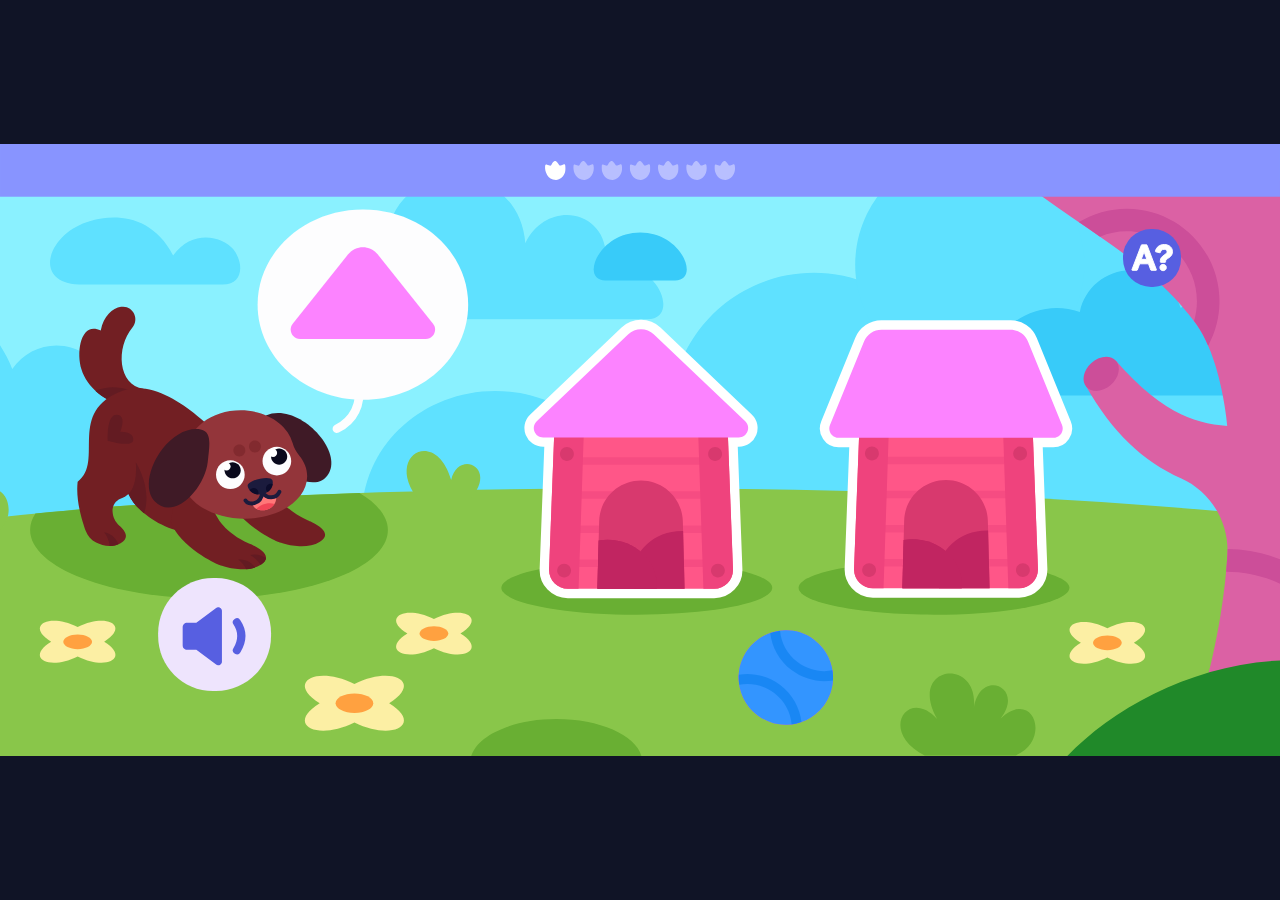
<file: index.html>
<!doctype html>
<html lang="ru">
<head>
  <meta charset="UTF-8">
  <meta name="viewport" content="width=device-width, initial-scale=1.0">
  <title>Задание 1</title>
  <link rel="stylesheet" href="./styles.css">
</head>
<body>
  <main class="prototype-page">
    <section class="prototype-stage" aria-label="Задание 1">
      <img class="screen task-screen" src="./assets/task1.svg" alt="" draggable="false">
      <img class="screen success-screen" src="./assets/task1-success.svg" alt="Задание выполнено верно" draggable="false">

      <button class="answer answer-correct" type="button" aria-label="Выбрать первый домик">
        <img class="answer-default" src="./assets/task1-answer-correct.svg" alt="" draggable="false">
        <img class="answer-feedback" src="./assets/task1-answer-correct-success.svg" alt="" draggable="false">
      </button>
      <button class="answer answer-wrong" type="button" aria-label="Выбрать второй домик">
        <img class="answer-default" src="./assets/task1-answer-wrong.svg" alt="" draggable="false">
        <img class="answer-feedback" src="./assets/task1-answer-wrong-success.svg" alt="" draggable="false">
      </button>
      <button class="control speaker-button" type="button" aria-label="Прослушать задание">
        <img class="speaker-default" src="./assets/speaker-default.svg" alt="" draggable="false">
        <img class="speaker-playing" src="./assets/speaker-playing.svg" alt="" draggable="false">
      </button>
      <button class="control text-button" type="button" aria-label="Показать текст задания" aria-expanded="false">
        <img src="./assets/text-icon.svg" alt="" draggable="false">
      </button>

      <div class="instruction-text" role="dialog" aria-label="Текст задания" hidden>
        <img src="./assets/task1-text.svg" alt="Текст задания">
      </div>

      <audio class="instruction-audio" src="./assets/task1-instruction.mp3" preload="auto"></audio>
      <audio class="success-audio" src="./assets/task1-success.mp3" preload="auto"></audio>
    </section>
  </main>
  <script src="./app.js"></script>
</body>
</html>
</file>
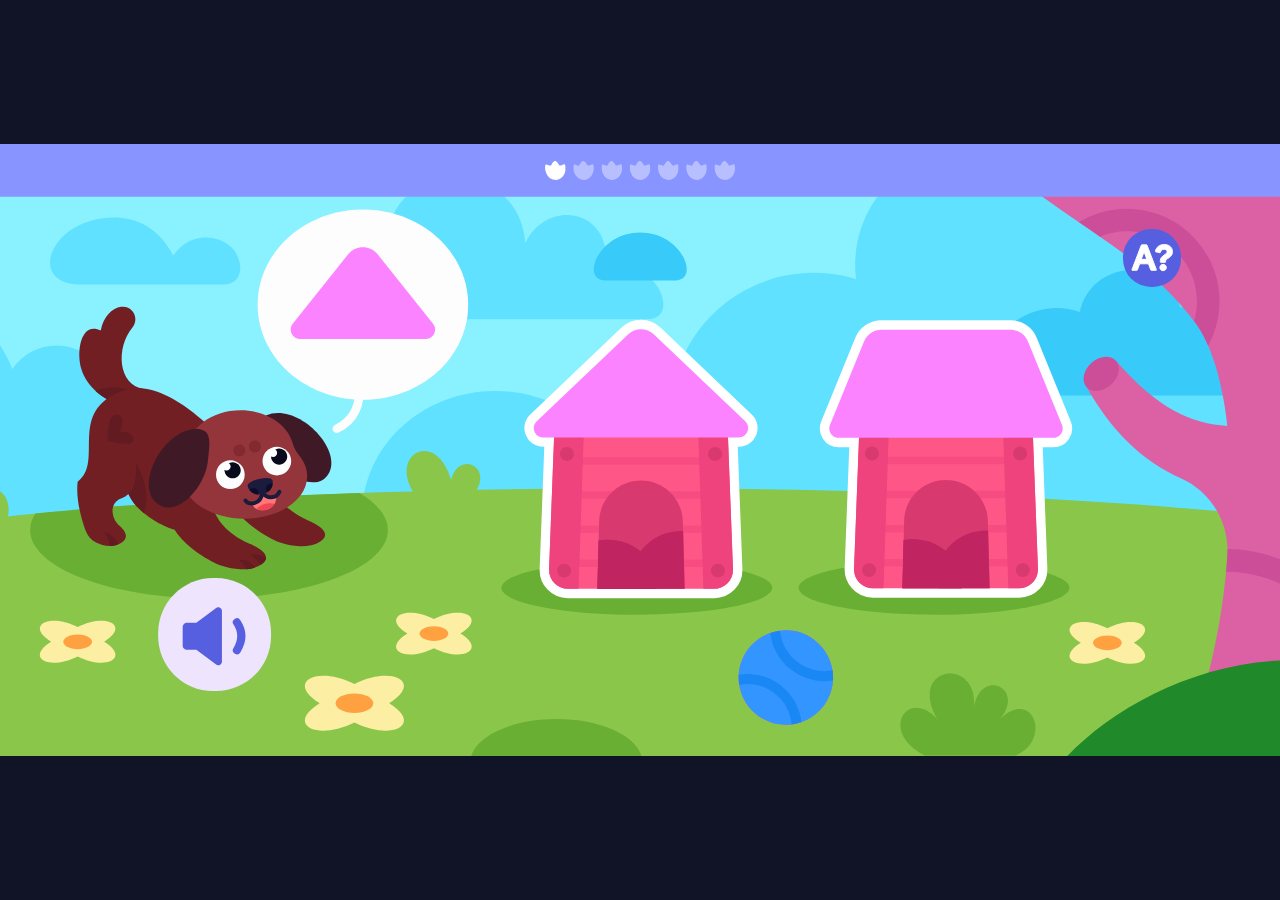
<file: flow.html>
<!doctype html>
<html lang="ru">
<head>
  <meta charset="UTF-8">
  <meta name="viewport" content="width=device-width, initial-scale=1.0">
  <title>Все задания</title>
  <link rel="stylesheet" href="./flow.css">
</head>
<body>
  <main class="flow-page is-loading">
    <iframe
      class="task-frame"
      title="Интерактивное задание"
      allow="autoplay"
    ></iframe>
    <div class="loading-screen" role="status" aria-live="polite" aria-label="Загрузка задания">
      <span class="loading-spinner" aria-hidden="true"></span>
    </div>
  </main>
  <script src="./flow.js"></script>
</body>
</html>
</file>
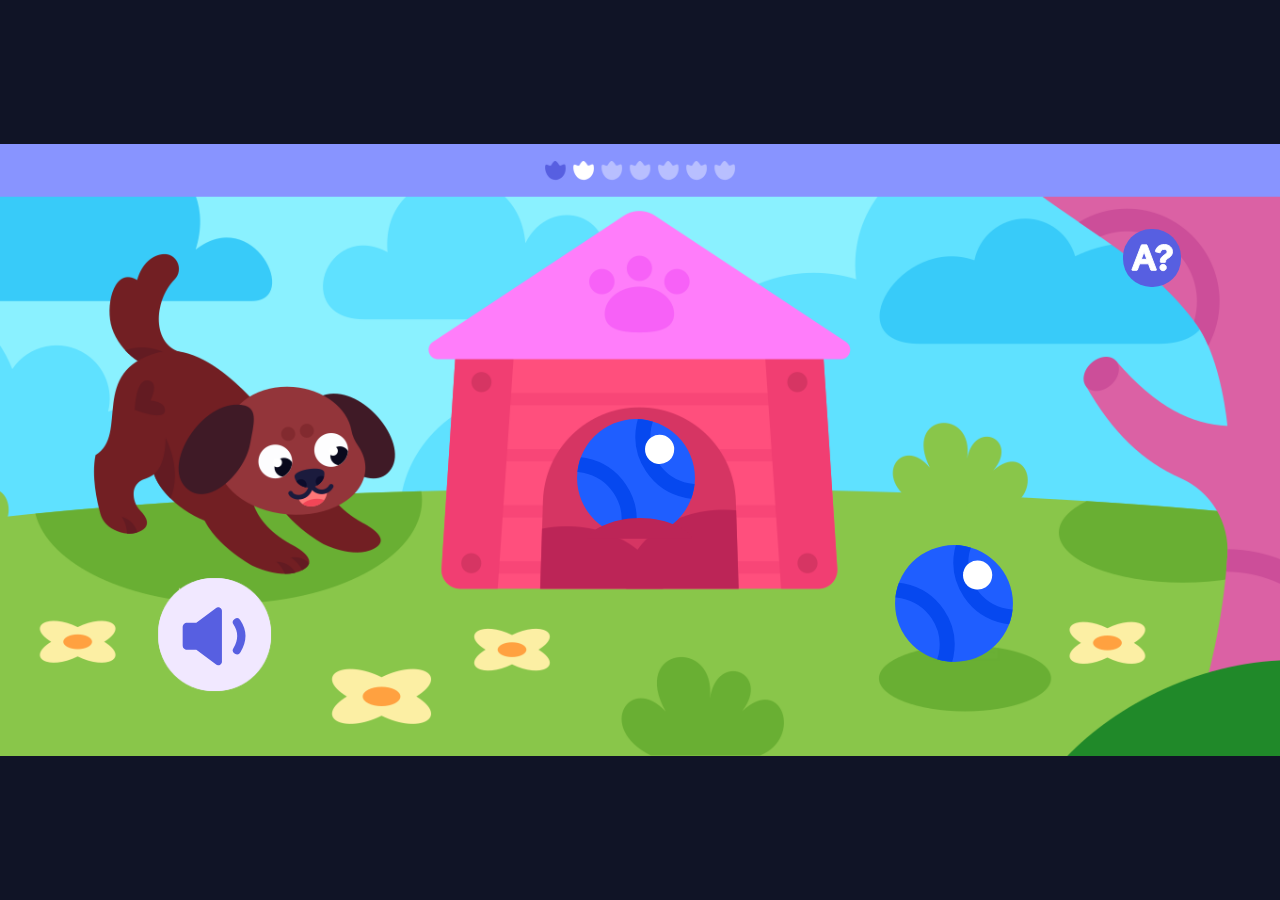
<file: task2.html>
<!doctype html>
<html lang="ru">
<head>
  <meta charset="UTF-8">
  <meta name="viewport" content="width=device-width, initial-scale=1.0">
  <title>Задание 2</title>
  <link rel="stylesheet" href="./task2.css">
</head>
<body>
  <main class="prototype-page">
    <section class="prototype-stage" aria-label="Задание 2">
      <img class="screen task-screen" src="./assets/task2.png" alt="" draggable="false">
      <img class="screen success-screen" src="./assets/task2_success.svg" alt="Задание выполнено верно" draggable="false">

      <button class="answer answer-wrong answer-inside" type="button" aria-label="Выбрать мяч внутри будки">
        <img class="answer-default" src="./assets/task2-answer-wrong.svg" alt="" draggable="false">
        <img class="answer-feedback" src="./assets/task2-answer-wrong-success.svg" alt="" draggable="false">
      </button>
      <button class="answer answer-correct answer-outside" type="button" aria-label="Выбрать мяч снаружи будки">
        <img class="answer-default" src="./assets/task2-answer-correct.svg" alt="" draggable="false">
        <img class="answer-feedback" src="./assets/task2-answer-correct-success.svg" alt="" draggable="false">
      </button>

      <button class="control speaker-button" type="button" aria-label="Прослушать задание">
        <img class="speaker-default" src="./assets/speaker-default.svg" alt="" draggable="false">
        <img class="speaker-playing" src="./assets/speaker-playing.svg" alt="" draggable="false">
      </button>
      <button class="control text-button" type="button" aria-label="Показать текст задания" aria-expanded="false">
        <img src="./assets/text-icon.svg" alt="" draggable="false">
      </button>

      <div class="instruction-text" role="dialog" aria-label="Текст задания" hidden>
        <img src="./assets/task2-text.svg" alt="Текст задания">
      </div>

      <audio class="instruction-audio" src="./assets/task2-instruction.mp3" preload="auto"></audio>
      <audio class="success-audio" src="./assets/task2-success.mp3" preload="auto"></audio>
    </section>
  </main>
  <script src="./task2.js"></script>
</body>
</html>
</file>
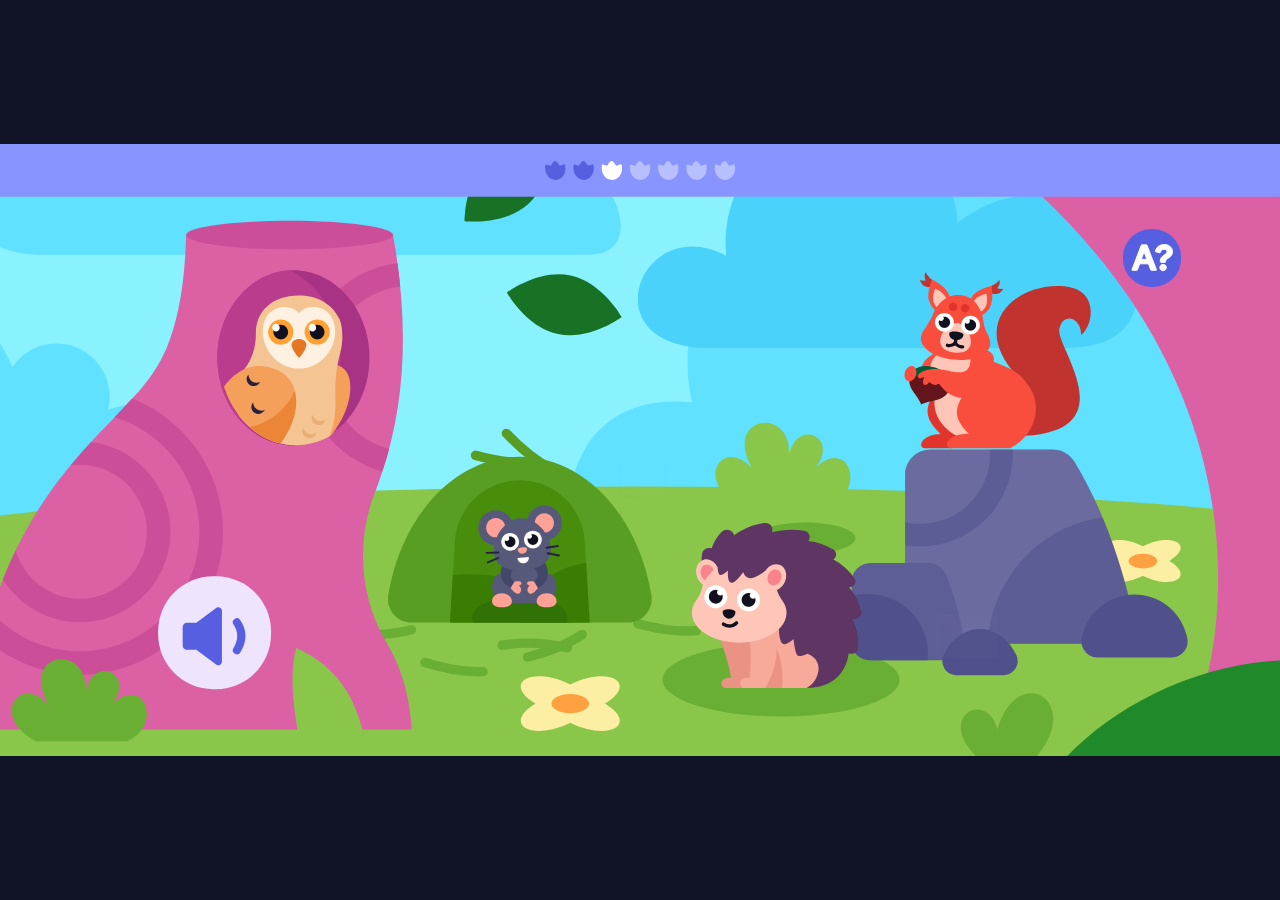
<file: task3.html>
<!doctype html>
<html lang="ru">
<head>
  <meta charset="UTF-8">
  <meta name="viewport" content="width=device-width, initial-scale=1.0">
  <title>Задание 3</title>
  <link rel="stylesheet" href="./task3.css">
</head>
<body>
  <main class="prototype-page">
    <section class="prototype-stage" aria-label="Задание 3">
      <img class="screen task-screen" src="./assets/task3.svg" alt="" draggable="false">

      <button class="answer answer-correct answer-owl" type="button" aria-label="Выбрать сову">
        <img class="answer-default" src="./assets/task3-owl-default.svg" alt="Сова" draggable="false">
        <img class="answer-feedback" src="./assets/task3-owl-success.svg" alt="" draggable="false">
      </button>

      <button class="answer answer-correct answer-mouse" type="button" aria-label="Выбрать мышонка">
        <img class="answer-default" src="./assets/task3-mouse-default.svg" alt="Мышонок" draggable="false">
        <img class="answer-feedback" src="./assets/task3-mouse-success.svg" alt="" draggable="false">
      </button>

      <button class="answer answer-wrong answer-squirrel" type="button" aria-label="Выбрать белку">
        <img class="answer-default" src="./assets/task3-squirrel-default.svg" alt="Белка" draggable="false">
        <img class="answer-feedback" src="./assets/task3-squirrel-feedback.svg" alt="" draggable="false">
      </button>

      <button class="answer answer-wrong answer-hedgehog" type="button" aria-label="Выбрать ёжика">
        <img class="answer-default" src="./assets/task3-hedgehog-default.svg" alt="Ёжик" draggable="false">
        <img class="answer-feedback" src="./assets/task3-hedgehog-feedback.svg" alt="" draggable="false">
      </button>

      <button class="control speaker-button" type="button" aria-label="Прослушать задание">
        <img class="speaker-default" src="./assets/speaker-default.svg" alt="" draggable="false">
        <img class="speaker-playing" src="./assets/speaker-playing.svg" alt="" draggable="false">
      </button>
      <button class="control text-button" type="button" aria-label="Показать текст задания" aria-expanded="false">
        <img src="./assets/text-icon.svg" alt="" draggable="false">
      </button>

      <div class="instruction-text" role="dialog" aria-label="Текст задания" hidden>
        <img src="./assets/task3-text.svg" alt="Кто прячется в домиках? Нажми на животных.">
      </div>
      <span class="completion-status" role="status" aria-live="polite"></span>

      <audio class="instruction-audio" src="[data-uri]" preload="auto"></audio>
    </section>
  </main>
  <script src="./task3.js"></script>
</body>
</html>
</file>
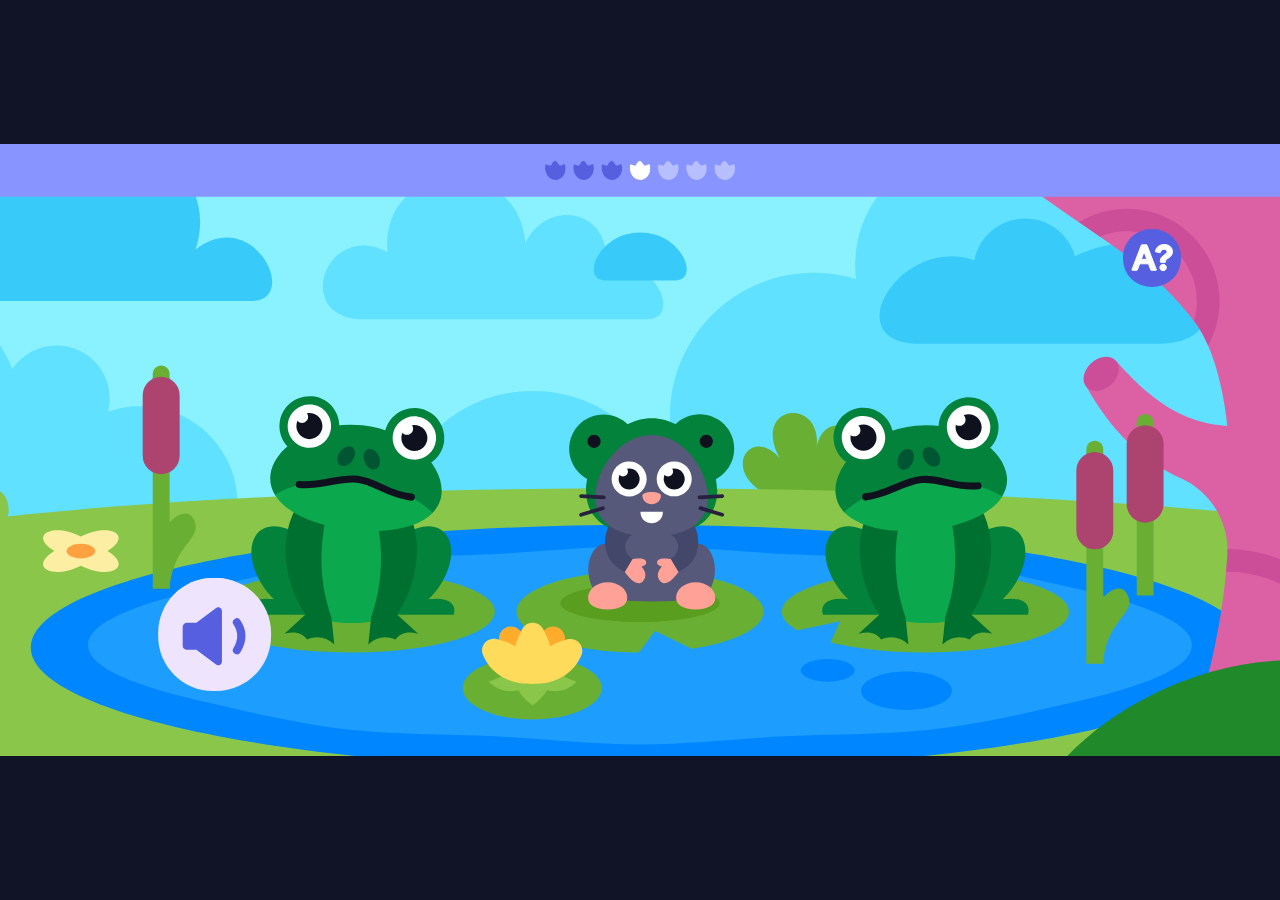
<file: task4.html>
<!doctype html>
<html lang="ru">
<head>
  <meta charset="UTF-8">
  <meta name="viewport" content="width=device-width, initial-scale=1.0">
  <title>Задание 4</title>
  <link rel="stylesheet" href="./task4.css">
</head>
<body>
  <main class="prototype-page">
    <section class="prototype-stage" aria-label="Задание 4">
      <img class="screen task-screen" src="./assets/task4.svg" alt="" draggable="false">
      <img class="screen success-screen" src="./assets/task4_success.svg" alt="Задание выполнено верно" draggable="false">

      <button class="answer answer-correct" type="button" aria-label="Выбрать мышонка">
        <img class="answer-default" src="./assets/task4-answer-default.svg" alt="Мышонок" draggable="false">
        <img class="answer-feedback" src="./assets/task4-answer-success.svg" alt="" draggable="false">
      </button>

      <button class="control speaker-button" type="button" aria-label="Прослушать задание">
        <img class="speaker-default" src="./assets/speaker-default.svg" alt="" draggable="false">
        <img class="speaker-playing" src="./assets/speaker-playing.svg" alt="" draggable="false">
      </button>
      <button class="control text-button" type="button" aria-label="Показать текст задания" aria-expanded="false">
        <img src="./assets/text-icon.svg" alt="" draggable="false">
      </button>

      <div class="instruction-text" role="dialog" aria-label="Текст задания" hidden>
        <img src="./assets/task4-text.svg" alt="Текст задания">
      </div>

      <audio class="instruction-audio" src="./assets/task4-instruction.mp3" preload="auto"></audio>
      <audio class="success-audio" src="./assets/task4-success.mp3" preload="auto"></audio>
    </section>
  </main>
  <script src="./task4.js"></script>
</body>
</html>
</file>
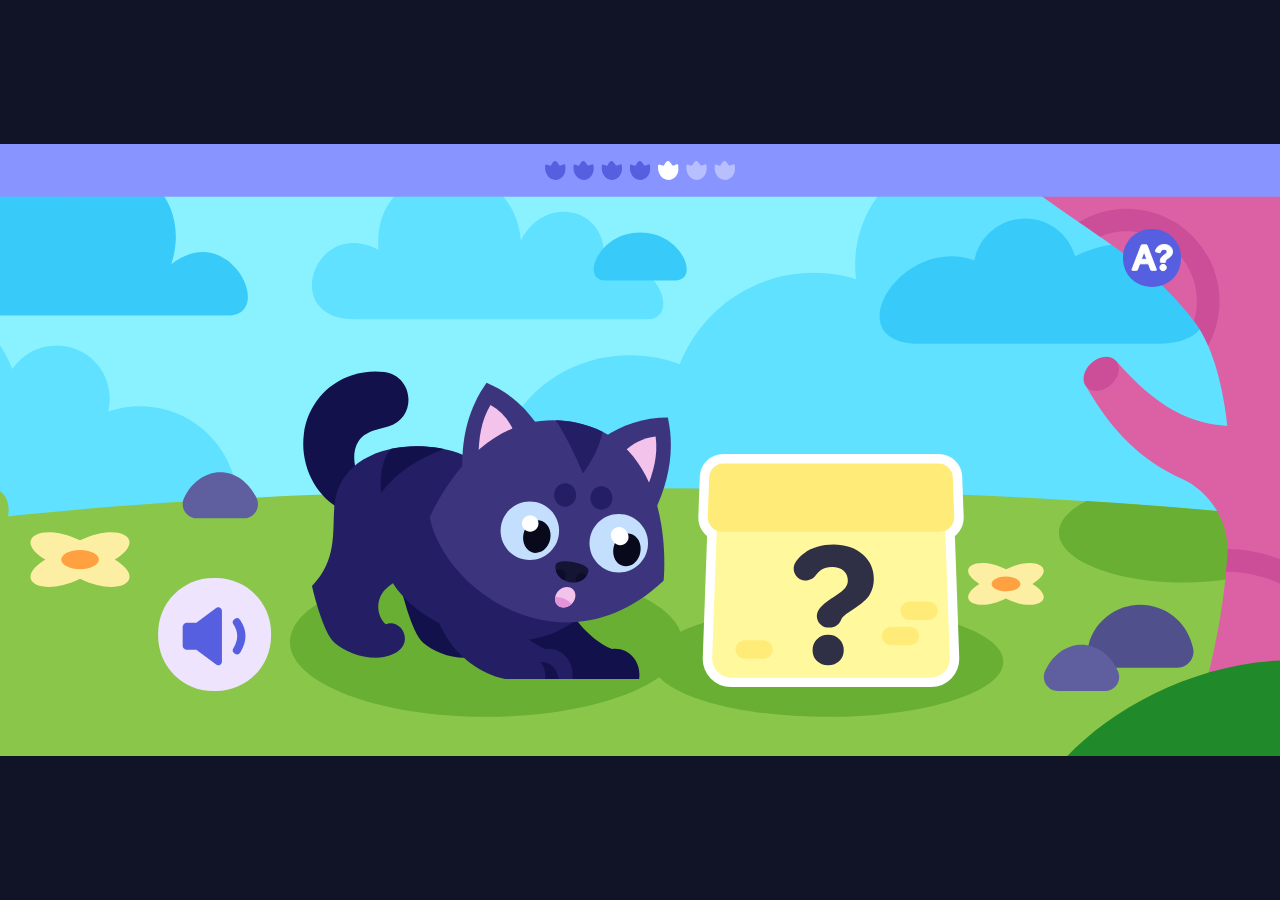
<file: task5.html>
<!doctype html>
<html lang="ru">
<head>
  <meta charset="UTF-8">
  <meta name="viewport" content="width=device-width, initial-scale=1.0">
  <title>Задание 5</title>
  <link rel="stylesheet" href="./task5.css">
</head>
<body>
  <main class="prototype-page">
    <section class="prototype-stage" aria-label="Задание 5">
      <img class="screen task-screen" src="./assets/task5.svg" alt="" draggable="false">
      <img class="screen success-screen" src="./assets/task5_success.svg" alt="Задание выполнено верно" draggable="false">

      <button class="answer answer-correct" type="button" aria-label="Открыть коробку">
        <img class="answer-default" src="./assets/task5-answer-default.svg" alt="Коробка с вопросительным знаком" draggable="false">
        <img class="answer-feedback" src="./assets/task5-answer-success.svg" alt="" draggable="false">
      </button>

      <button class="control speaker-button" type="button" aria-label="Прослушать задание">
        <img class="speaker-default" src="./assets/speaker-default.svg" alt="" draggable="false">
        <img class="speaker-playing" src="./assets/speaker-playing.svg" alt="" draggable="false">
      </button>
      <button class="control text-button" type="button" aria-label="Показать текст задания" aria-expanded="false">
        <img src="./assets/text-icon.svg" alt="" draggable="false">
      </button>

      <div class="instruction-text" role="dialog" aria-label="Текст задания" hidden>
        <img src="./assets/task5-text.svg" alt="Текст задания">
      </div>

      <audio class="instruction-audio" src="./assets/task5-instruction.mp3" preload="auto"></audio>
      <audio class="success-audio" src="./assets/task5-success.mp3" preload="auto"></audio>
    </section>
  </main>
  <script src="./task5.js"></script>
</body>
</html>
</file>
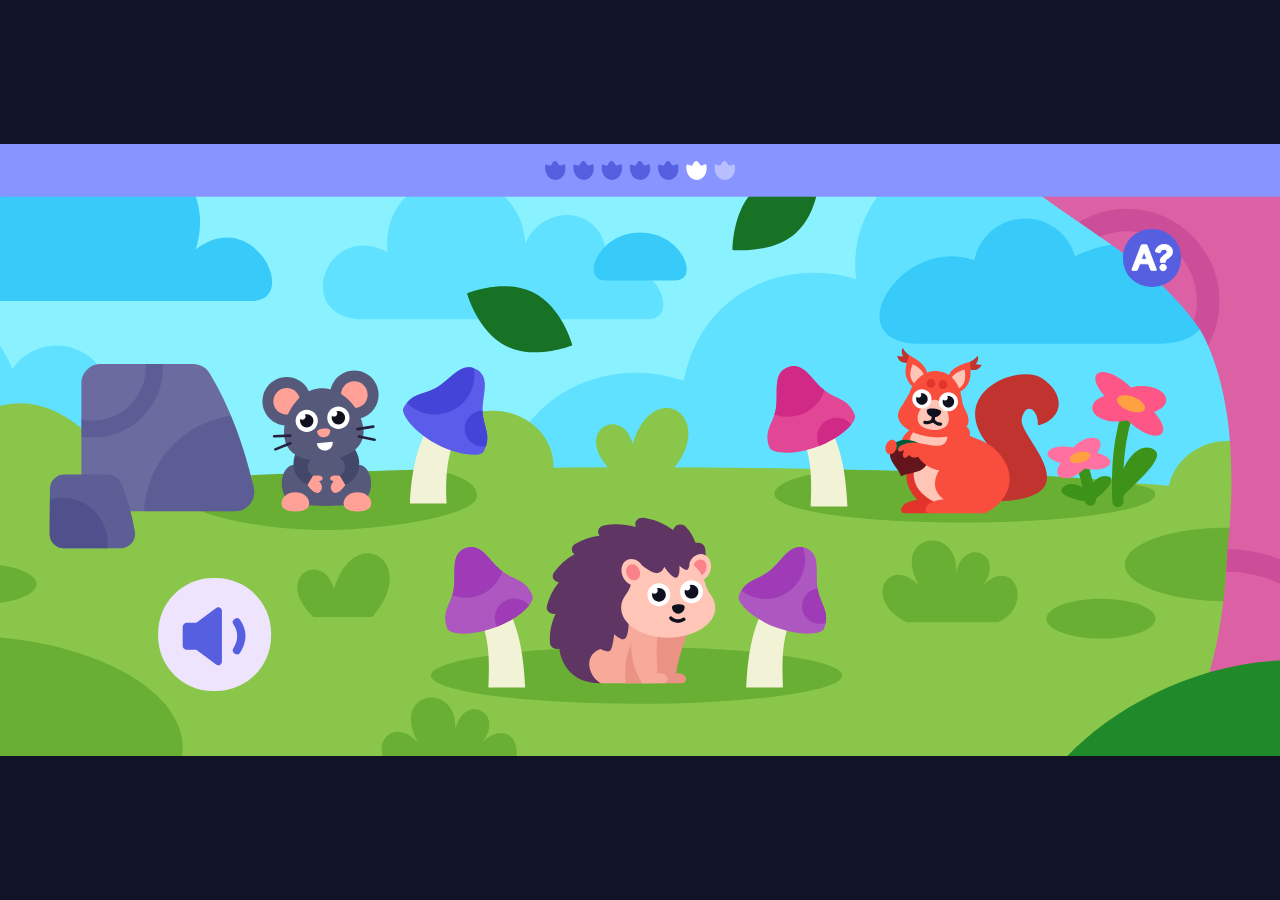
<file: task6.html>
<!doctype html>
<html lang="ru">
<head>
  <meta charset="UTF-8">
  <meta name="viewport" content="width=device-width, initial-scale=1.0">
  <title>Задание 6</title>
  <link rel="stylesheet" href="./task6.css">
</head>
<body>
  <main class="prototype-page">
    <section class="prototype-stage" aria-label="Задание 6">
      <img class="screen task-screen" src="./assets/task6.svg" alt="" draggable="false">

      <button class="answer answer-wrong answer-mouse" type="button" aria-label="Выбрать мышонка">
        <img class="answer-default" src="./assets/task6-mouse-default.svg" alt="Мышонок" draggable="false">
        <img class="answer-feedback" src="./assets/task6-mouse-feedback.svg" alt="" draggable="false">
      </button>

      <button class="answer answer-wrong answer-squirrel" type="button" aria-label="Выбрать белку">
        <img class="answer-default" src="./assets/task6-squirrel-default.svg" alt="Белка" draggable="false">
        <img class="answer-feedback" src="./assets/task6-squirrel-feedback.svg" alt="" draggable="false">
      </button>

      <button class="answer answer-correct answer-hedgehog" type="button" aria-label="Выбрать ёжика">
        <img class="answer-default" src="./assets/task6-hedgehog-default.svg" alt="Ёжик" draggable="false">
        <img class="answer-feedback" src="./assets/task6-hedgehog-feedback.svg" alt="" draggable="false">
      </button>

      <button class="control speaker-button" type="button" aria-label="Прослушать задание">
        <img class="speaker-default" src="./assets/speaker-default.svg" alt="" draggable="false">
        <img class="speaker-playing" src="./assets/speaker-playing.svg" alt="" draggable="false">
      </button>
      <button class="control text-button" type="button" aria-label="Показать текст задания" aria-expanded="false">
        <img src="./assets/text-icon.svg" alt="" draggable="false">
      </button>

      <div class="instruction-text" role="dialog" aria-label="Текст задания" hidden>
        <img src="./assets/task6-text.svg" alt="Текст задания">
      </div>

      <audio class="instruction-audio" src="[data-uri]" preload="auto"></audio>
    </section>
  </main>
  <script src="./task6.js"></script>
</body>
</html>
</file>
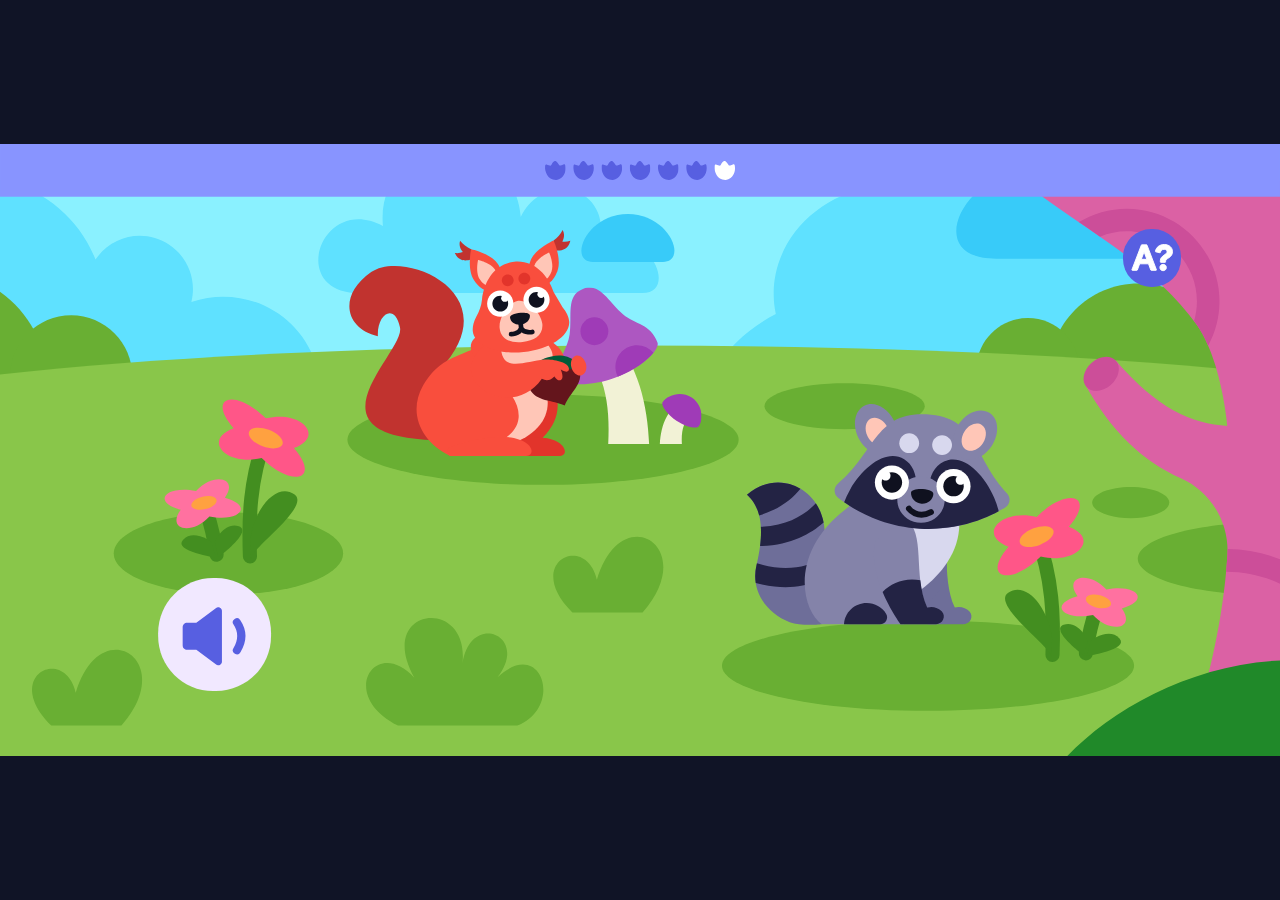
<file: task7.html>
<!doctype html>
<html lang="ru"><head><meta charset="UTF-8"><meta name="viewport" content="width=device-width,initial-scale=1.0"><title>Задание 7</title>
<style>
:root{--bg:#101426}*{box-sizing:border-box}html,body{min-height:100%;margin:0;overflow:hidden;overscroll-behavior:none}body{background:var(--bg);font-family:Arial,sans-serif}.page{display:grid;min-height:100svh;place-items:center}.stage{position:relative;width:min(100vw,calc(100svh * 2.0923077));aspect-ratio:1360/650;overflow:hidden;user-select:none;background:#8af1ff}.screen{position:absolute;inset:0;width:100%;height:100%;display:block;pointer-events:none}.task{z-index:1}.final{z-index:50;display:none}.stage.is-final .final{display:block}.final-next{position:absolute;z-index:60;display:none;left:50%;bottom:10%;width:29.19%;aspect-ratio:397/114;transform:translateX(-50%);border:0;padding:0;background:transparent;cursor:pointer;-webkit-tap-highlight-color:transparent}.stage.is-final .final-next{display:block}.final-next img{display:block;width:100%;height:100%;object-fit:contain;pointer-events:none}.final-next:focus-visible{outline:5px solid rgb(255 255 255 / 85%);outline-offset:5px;border-radius:28%}.final-next img{transition:transform 180ms cubic-bezier(.2,.75,.25,1.25),filter 180ms ease}.final-next:hover img{transform:translateY(-2.5%) scale(1.035);filter:brightness(1.04) drop-shadow(0 8px 8px rgb(42 38 100 / 18%))}.final-next:active img{transform:scale(.975);transition-duration:70ms}.stage.is-final .task,.stage.is-final .answer,.stage.is-final .control,.stage.is-final .instruction{display:none}.answer,.control{position:absolute;z-index:10;padding:0;border:0;background:transparent;cursor:pointer;-webkit-tap-highlight-color:transparent}.answer{width:22.647%;aspect-ratio:308/242;top:42.15%}.wrong{left:25.15%;top:13.85%}.correct{left:57.28%}.answer img,.control img{width:100%;height:100%;display:block;object-fit:contain;pointer-events:none}.feedback{display:none!important}.answer.is-feedback .default{display:none}.answer.is-feedback .feedback{display:block!important}.answer:disabled{cursor:default}.control{aspect-ratio:1;border-radius:50%}.speaker{left:14.01%;top:74.46%;width:5.52%}.text-btn{left:87.72%;top:13.85%;width:4.56%}.playing{display:none!important}.speaker.is-playing .speaker-default{display:none}.speaker.is-playing .playing{display:block!important}.speaker.is-playing{animation:wiggle 380ms ease-in-out infinite}.instruction{position:absolute;z-index:20;left:14.85%;top:13.85%;width:70.29%;pointer-events:none;filter:drop-shadow(0 10px 18px rgb(40 44 88 / 18%))}.instruction img{display:block;width:100%;height:auto}.answer:focus-visible,.control:focus-visible{outline:5px solid rgb(87 95 225 / 75%);outline-offset:4px}@media(hover:hover) and (pointer:fine){.answer:not(:disabled) img,.control img{transition:transform 180ms cubic-bezier(.2,.75,.25,1.25),filter 180ms ease;transform-origin:50% 55%}.answer:not(:disabled):hover img,.control:hover img{transform:translateY(-2.5%) scale(1.045);filter:brightness(1.04) drop-shadow(0 8px 8px rgb(42 38 100 / 18%))}.answer:not(:disabled):active img,.control:active img{transform:scale(.975);transition-duration:70ms}}@keyframes wiggle{0%,100%{transform:rotate(-3deg)}50%{transform:rotate(3deg) scale(1.04)}}@media(max-width:760px) and (orientation:portrait){.page:before{position:fixed;z-index:100;inset:0;display:grid;place-items:center;padding:28px;background:#7d8bf5;color:#fff;font-size:22px;font-weight:700;text-align:center;content:"Поверните устройство горизонтально"}}@media(prefers-reduced-motion:reduce){*,*:before,*:after{animation-duration:1ms!important;transition-duration:1ms!important}}
</style></head><body><main class="page"><section class="stage" aria-label="Задание 7">
<img class="screen task" src="[data-uri]" alt="" draggable="false"><img class="screen final" src="[data-uri]" alt="Задание выполнено" draggable="false"><a class="final-next" href="https://uchi.ru/exercise/player?chunkId=1195448&options=progress_panel" target="_top" aria-label="Продолжить"><img src="[data-uri]" alt="" draggable="false"></a>
<button class="answer wrong" type="button" aria-label="Выбрать белку"><img class="default" src="[data-uri]" alt="Белка"><img class="feedback" src="[data-uri]" alt=""></button>
<button class="answer correct" type="button" aria-label="Выбрать енота"><img class="default" src="[data-uri]" alt="Енот"><img class="feedback" src="[data-uri]" alt=""></button>
<button class="control speaker" type="button" aria-label="Прослушать задание"><img class="speaker-default" src="[data-uri]" alt=""><img class="playing" src="[data-uri]" alt=""></button>
<button class="control text-btn" type="button" aria-label="Показать текст задания" aria-expanded="false"><img src="[data-uri]" alt=""></button>
<div class="instruction" role="dialog" aria-label="Текст задания" hidden><img src="[data-uri]" alt="Текст задания"></div>
<audio class="audio" src="[data-uri]" preload="auto"></audio>
</section></main><script>
const stage=document.querySelector(".stage"),answers=[...document.querySelectorAll(".answer")],correct=document.querySelector(".correct"),wrong=document.querySelector(".wrong"),speaker=document.querySelector(".speaker"),textBtn=document.querySelector(".text-btn"),panel=document.querySelector(".instruction"),audio=document.querySelector(".audio");let solved=false,locked=false;
function stop(){audio.pause();audio.currentTime=0}function play(){if(solved)return;audio.currentTime=0;audio.play().catch(()=>speaker.classList.remove("is-playing"))}
audio.addEventListener("play",()=>speaker.classList.add("is-playing"));audio.addEventListener("pause",()=>speaker.classList.remove("is-playing"));audio.addEventListener("ended",()=>speaker.classList.remove("is-playing"));speaker.addEventListener("click",play);
textBtn.addEventListener("click",()=>{const open=panel.hidden;panel.hidden=!open;textBtn.setAttribute("aria-expanded",String(open))});
wrong.addEventListener("click",()=>{if(locked||solved)return;locked=true;wrong.classList.add("is-feedback");wrong.disabled=true;setTimeout(()=>{wrong.classList.remove("is-feedback");wrong.disabled=false;locked=false},650)});
correct.addEventListener("click",()=>{if(locked||solved)return;solved=true;locked=true;stop();correct.classList.add("is-feedback");answers.forEach(a=>a.disabled=true);setTimeout(()=>stage.classList.add("is-final"),800)});
setTimeout(play,2000);
</script></body></html>
</file>
<file: styles.css>
:root { --background: #101426; }
* { box-sizing: border-box; }
html, body { min-height: 100%; margin: 0; overflow: hidden; overscroll-behavior: none; }
body { background: var(--background); font-family: Arial, Helvetica, sans-serif; }
button { font: inherit; }
.prototype-page { display: grid; min-height: 100svh; place-items: center; background: var(--background); }
.prototype-stage { position: relative; width: min(100vw, calc(100svh * 2.0923077)); aspect-ratio: 1360 / 650; overflow: hidden; user-select: none; background: #8af1ff; }
.screen { position: absolute; inset: 0; display: block; width: 100%; height: 100%; pointer-events: none; }
.success-screen { z-index: 30; visibility: hidden; opacity: 0; transition: opacity 180ms ease; }
.prototype-stage.is-solved .task-screen { visibility: hidden; }
.prototype-stage.is-solved .success-screen { visibility: visible; opacity: 1; }

.answer, .control { position: absolute; z-index: 10; padding: 0; border: 0; background: transparent; cursor: pointer; -webkit-tap-highlight-color: transparent; }
.answer img, .control img { display: block; width: 100%; height: 100%; object-fit: contain; pointer-events: none; }
.answer { top: 28.4%; width: 19.85%; height: 46.15%; }
.answer-correct { left: 40.15%; }
.answer-wrong { left: 64%; }
.answer .answer-feedback { display: none; }
.answer.is-feedback .answer-default { display: none; }
.answer.is-feedback .answer-feedback { display: block; }
.answer:disabled { cursor: default; }
.answer:focus-visible, .control:focus-visible { outline: 5px solid rgb(87 95 225 / 75%); outline-offset: 4px; }

.control { aspect-ratio: 1; border-radius: 50%; }
.speaker-button { left: 14.01%; top: 74.46%; width: 5.52%; }
.text-button { left: 87.72%; top: 13.85%; width: 4.56%; }
.speaker-playing { display: none !important; }
.speaker-button.is-playing .speaker-default { display: none; }
.speaker-button.is-playing .speaker-playing { display: block !important; }
.speaker-button.is-playing { animation: speaker-wiggle 380ms ease-in-out infinite; }

.instruction-text { position: absolute; z-index: 20; left: 57.13%; top: 13.85%; width: 35.29%; pointer-events: none; filter: drop-shadow(0 10px 18px rgb(40 44 88 / 18%)); }
.instruction-text img { display: block; width: 100%; height: auto; }
.prototype-stage.is-solved .answer, .prototype-stage.is-solved .control, .prototype-stage.is-solved .instruction-text { display: none; }

@media (hover: hover) and (pointer: fine) {
  .answer:not(:disabled) img,
  .control img {
    transition: transform 180ms cubic-bezier(.2, .75, .25, 1.25), filter 180ms ease;
    transform-origin: 50% 55%;
  }

  .answer:not(:disabled):hover img,
  .control:hover img {
    transform: translateY(-2.5%) scale(1.045);
    filter: brightness(1.04) drop-shadow(0 8px 8px rgb(42 38 100 / 18%));
  }

  .answer:not(:disabled):active img,
  .control:active img {
    transform: translateY(0) scale(.975);
    transition-duration: 70ms;
  }
}

@keyframes speaker-wiggle { 0%,100% { transform: rotate(-3deg) scale(1); } 50% { transform: rotate(3deg) scale(1.04); } }
@media (max-width: 760px) and (orientation: portrait) {
  .prototype-page::before { position: fixed; z-index: 100; inset: 0; display: grid; place-items: center; padding: 28px; background: #7d8bf5; color: white; font-size: 22px; font-weight: 700; line-height: 1.35; text-align: center; content: "Поверните устройство горизонтально"; }
}
@media (prefers-reduced-motion: reduce) {
  *, *::before, *::after { animation-duration: 1ms !important; animation-iteration-count: 1 !important; transition-duration: 1ms !important; }
}
</file>
<file: flow.css>
:root {
  color-scheme: dark;
  background: #101426;
}

* {
  box-sizing: border-box;
}

html,
body {
  width: 100%;
  min-height: 100%;
  margin: 0;
  overflow: hidden;
  background: #101426;
}

.flow-page {
  position: relative;
  width: 100vw;
  min-height: 100svh;
  background: #101426;
}

.task-frame {
  display: block;
  width: 100vw;
  height: 100svh;
  border: 0;
  background: #101426;
  opacity: 1;
  transition: opacity 120ms ease;
}

.flow-page.is-loading .task-frame {
  opacity: 0;
}

.loading-screen {
  position: absolute;
  inset: 0;
  display: grid;
  place-items: center;
  background: #101426;
  opacity: 0;
  pointer-events: none;
  transition: opacity 120ms ease;
}

.flow-page.is-loading .loading-screen {
  opacity: 1;
}

.loading-spinner {
  width: 42px;
  height: 42px;
  border: 4px solid rgb(255 255 255 / 24%);
  border-top-color: #fff;
  border-radius: 50%;
  animation: loading-spin 700ms linear infinite;
}

@keyframes loading-spin {
  to {
    transform: rotate(360deg);
  }
}

@media (prefers-reduced-motion: reduce) {
  .task-frame,
  .loading-screen {
    transition: none;
  }

  .loading-spinner {
    animation-duration: 1400ms;
  }
}
</file>
<file: task2.css>
:root { --background: #101426; }
* { box-sizing: border-box; }
html, body { min-height: 100%; margin: 0; overflow: hidden; overscroll-behavior: none; }
body { background: var(--background); font-family: Arial, Helvetica, sans-serif; }
button { font: inherit; }
.prototype-page { display: grid; min-height: 100svh; place-items: center; background: var(--background); }
.prototype-stage { position: relative; width: min(100vw, calc(100svh * 2.0923077)); aspect-ratio: 1360 / 650; overflow: hidden; user-select: none; background: #8af1ff; }
.screen { position: absolute; inset: 0; display: block; width: 100%; height: 100%; pointer-events: none; }
.task-screen { z-index: 1; }
.success-screen { z-index: 30; visibility: hidden; opacity: 0; transition: opacity 180ms ease; }
.prototype-stage.is-solved .success-screen { visibility: visible; opacity: 1; }

.answer, .control { position: absolute; z-index: 10; padding: 0; border: 0; background: transparent; cursor: pointer; -webkit-tap-highlight-color: transparent; }
.answer img, .control img { display: block; width: 100%; height: 100%; object-fit: contain; pointer-events: none; }
.answer { width: 10.294%; aspect-ratio: 1; }
.answer-inside { left: 44.56%; top: 43.85%; }
.answer-outside { left: 69.41%; top: 64.31%; }
.answer .answer-feedback { display: none; }
.answer.is-feedback .answer-default { display: none; }
.answer.is-feedback .answer-feedback { display: block; }
.answer-outside.is-feedback { width: 11.69%; transform: translate(-5.9%, -3.9%); }
.answer:disabled { cursor: default; }
.answer:focus-visible, .control:focus-visible { outline: 5px solid rgb(87 95 225 / 75%); outline-offset: 4px; }

.control { aspect-ratio: 1; border-radius: 50%; }
.speaker-button { left: 14.01%; top: 74.46%; width: 5.52%; }
.text-button { left: 87.72%; top: 13.85%; width: 4.56%; }
.speaker-playing { display: none !important; }
.speaker-button.is-playing .speaker-default { display: none; }
.speaker-button.is-playing .speaker-playing { display: block !important; }
.speaker-button.is-playing { animation: speaker-wiggle 380ms ease-in-out infinite; }

.instruction-text { position: absolute; z-index: 20; left: 57.13%; top: 13.85%; width: 35.29%; pointer-events: none; filter: drop-shadow(0 10px 18px rgb(40 44 88 / 18%)); }
.instruction-text img { display: block; width: 100%; height: auto; }
.prototype-stage.is-solved .answer, .prototype-stage.is-solved .control, .prototype-stage.is-solved .instruction-text { display: none; }

@media (hover: hover) and (pointer: fine) {
  .answer:not(:disabled) img, .control img {
    transition: transform 180ms cubic-bezier(.2, .75, .25, 1.25), filter 180ms ease;
    transform-origin: 50% 55%;
  }
  .answer:not(:disabled):hover img, .control:hover img {
    transform: translateY(-2.5%) scale(1.045);
    filter: brightness(1.04) drop-shadow(0 8px 8px rgb(42 38 100 / 18%));
  }
  .answer:not(:disabled):active img, .control:active img {
    transform: translateY(0) scale(.975);
    transition-duration: 70ms;
  }
}

@keyframes speaker-wiggle { 0%,100% { transform: rotate(-3deg) scale(1); } 50% { transform: rotate(3deg) scale(1.04); } }
@media (max-width: 760px) and (orientation: portrait) {
  .prototype-page::before { position: fixed; z-index: 100; inset: 0; display: grid; place-items: center; padding: 28px; background: #7d8bf5; color: white; font-size: 22px; font-weight: 700; line-height: 1.35; text-align: center; content: "Поверните устройство горизонтально"; }
}
@media (prefers-reduced-motion: reduce) {
  *, *::before, *::after { animation-duration: 1ms !important; animation-iteration-count: 1 !important; transition-duration: 1ms !important; }
}
</file>
<file: task3.css>
:root { --background: #101426; }
* { box-sizing: border-box; }
html, body { min-height: 100%; margin: 0; overflow: hidden; overscroll-behavior: none; }
body { background: var(--background); font-family: Arial, Helvetica, sans-serif; }
button { font: inherit; }

.prototype-page {
  display: grid;
  min-height: 100svh;
  place-items: center;
  background: var(--background);
}

.prototype-stage {
  position: relative;
  width: min(100vw, calc(100svh * 2.0923077));
  aspect-ratio: 1360 / 650;
  overflow: hidden;
  user-select: none;
  background: #8af1ff;
}

.screen {
  position: absolute;
  inset: 0;
  z-index: 1;
  display: block;
  width: 100%;
  height: 100%;
  pointer-events: none;
}

.answer, .control {
  position: absolute;
  z-index: 10;
  padding: 0;
  border: 0;
  background: transparent;
  cursor: pointer;
  -webkit-tap-highlight-color: transparent;
}
.answer {
  width: 17.8676%;
  aspect-ratio: 243 / 245;
}
.answer-owl { left: 12.6471%; top: 14%; }
.answer-mouse { left: 31.6912%; top: 51.3846%; }
.answer-squirrel { left: 68.9706%; top: 13.8462%; }
.answer-hedgehog { left: 50.2206%; top: 51.2308%; }

.answer img, .control img {
  display: block;
  width: 100%;
  height: 100%;
  object-fit: contain;
  pointer-events: none;
}
.answer .answer-feedback { display: none; }
.answer.is-feedback .answer-default { display: none; }
.answer.is-feedback .answer-feedback { display: block; }
.answer:disabled { cursor: default; }
.answer:focus-visible, .control:focus-visible {
  outline: 5px solid rgb(87 95 225 / 75%);
  outline-offset: 4px;
}

.control {
  aspect-ratio: 1;
  border-radius: 50%;
}
.speaker-button {
  left: 14.01%;
  top: 74.46%;
  width: 5.52%;
}
.text-button {
  left: 87.72%;
  top: 13.85%;
  width: 4.56%;
}
.speaker-playing { display: none !important; }
.speaker-button.is-playing .speaker-default { display: none; }
.speaker-button.is-playing .speaker-playing { display: block !important; }
.speaker-button.is-playing { animation: speaker-wiggle 380ms ease-in-out infinite; }

.instruction-text {
  position: absolute;
  z-index: 20;
  left: 12.87%;
  top: 13.85%;
  width: 73.01%;
  pointer-events: none;
  filter: drop-shadow(0 10px 18px rgb(40 44 88 / 18%));
}
.instruction-text img {
  display: block;
  width: 100%;
  height: auto;
}

.completion-status {
  position: absolute;
  width: 1px;
  height: 1px;
  overflow: hidden;
  clip-path: inset(50%);
}

@media (hover: hover) and (pointer: fine) {
  .answer:not(:disabled) img, .control img {
    transition: transform 180ms cubic-bezier(.2, .75, .25, 1.25), filter 180ms ease;
    transform-origin: 50% 55%;
  }
  .answer:not(:disabled):hover img, .control:hover img {
    transform: translateY(-2.5%) scale(1.045);
    filter: brightness(1.04) drop-shadow(0 8px 8px rgb(42 38 100 / 18%));
  }
  .answer:not(:disabled):active img, .control:active img {
    transform: translateY(0) scale(.975);
    transition-duration: 70ms;
  }
}

@keyframes speaker-wiggle {
  0%, 100% { transform: rotate(-3deg) scale(1); }
  50% { transform: rotate(3deg) scale(1.04); }
}

@media (max-width: 760px) and (orientation: portrait) {
  .prototype-page::before {
    position: fixed;
    z-index: 100;
    inset: 0;
    display: grid;
    place-items: center;
    padding: 28px;
    background: #7d8bf5;
    color: white;
    font-size: 22px;
    font-weight: 700;
    line-height: 1.35;
    text-align: center;
    content: "Поверните устройство горизонтально";
  }
}

@media (prefers-reduced-motion: reduce) {
  *, *::before, *::after {
    animation-duration: 1ms !important;
    animation-iteration-count: 1 !important;
    transition-duration: 1ms !important;
  }
}
</file>
<file: task4.css>
:root { --background: #101426; }
* { box-sizing: border-box; }
html, body { min-height: 100%; margin: 0; overflow: hidden; overscroll-behavior: none; }
body { background: var(--background); font-family: Arial, Helvetica, sans-serif; }
button { font: inherit; }

.prototype-page {
  display: grid;
  min-height: 100svh;
  place-items: center;
  background: var(--background);
}

.prototype-stage {
  position: relative;
  width: min(100vw, calc(100svh * 2.0923077));
  aspect-ratio: 1360 / 650;
  overflow: hidden;
  user-select: none;
  background: #8af1ff;
}

.screen {
  position: absolute;
  inset: 0;
  display: block;
  width: 100%;
  height: 100%;
  pointer-events: none;
}
.task-screen { z-index: 1; }
.success-screen {
  z-index: 30;
  visibility: hidden;
  opacity: 0;
  transition: opacity 180ms ease;
}
.prototype-stage.is-solved .success-screen {
  visibility: visible;
  opacity: 1;
}

.answer, .control {
  position: absolute;
  z-index: 10;
  padding: 0;
  border: 0;
  background: transparent;
  cursor: pointer;
  -webkit-tap-highlight-color: transparent;
}
.answer img, .control img {
  display: block;
  width: 100%;
  height: 100%;
  object-fit: contain;
  pointer-events: none;
}

.answer-correct {
  left: 40.96%;
  top: 40%;
  width: 19.93%;
  aspect-ratio: 271 / 261;
}
.answer .answer-feedback { display: none; }
.answer.is-feedback .answer-default { display: none; }
.answer.is-feedback .answer-feedback { display: block; }
.answer:disabled { cursor: default; }
.answer:focus-visible, .control:focus-visible {
  outline: 5px solid rgb(87 95 225 / 75%);
  outline-offset: 4px;
}

.control {
  aspect-ratio: 1;
  border-radius: 50%;
}
.speaker-button {
  left: 14.01%;
  top: 74.46%;
  width: 5.52%;
}
.text-button {
  left: 87.72%;
  top: 13.85%;
  width: 4.56%;
}
.speaker-playing { display: none !important; }
.speaker-button.is-playing .speaker-default { display: none; }
.speaker-button.is-playing .speaker-playing { display: block !important; }
.speaker-button.is-playing { animation: speaker-wiggle 380ms ease-in-out infinite; }

.instruction-text {
  position: absolute;
  z-index: 20;
  left: 14.85%;
  top: 13.85%;
  width: 70.29%;
  pointer-events: none;
  filter: drop-shadow(0 10px 18px rgb(40 44 88 / 18%));
}
.instruction-text img {
  display: block;
  width: 100%;
  height: auto;
}

.prototype-stage.is-solved .answer,
.prototype-stage.is-solved .control,
.prototype-stage.is-solved .instruction-text {
  display: none;
}

@media (hover: hover) and (pointer: fine) {
  .answer:not(:disabled) img, .control img {
    transition: transform 180ms cubic-bezier(.2, .75, .25, 1.25), filter 180ms ease;
    transform-origin: 50% 55%;
  }
  .answer:not(:disabled):hover img, .control:hover img {
    transform: translateY(-2.5%) scale(1.045);
    filter: brightness(1.04) drop-shadow(0 8px 8px rgb(42 38 100 / 18%));
  }
  .answer:not(:disabled):active img, .control:active img {
    transform: translateY(0) scale(.975);
    transition-duration: 70ms;
  }
}

@keyframes speaker-wiggle {
  0%, 100% { transform: rotate(-3deg) scale(1); }
  50% { transform: rotate(3deg) scale(1.04); }
}

@media (max-width: 760px) and (orientation: portrait) {
  .prototype-page::before {
    position: fixed;
    z-index: 100;
    inset: 0;
    display: grid;
    place-items: center;
    padding: 28px;
    background: #7d8bf5;
    color: white;
    font-size: 22px;
    font-weight: 700;
    line-height: 1.35;
    text-align: center;
    content: "Поверните устройство горизонтально";
  }
}

@media (prefers-reduced-motion: reduce) {
  *, *::before, *::after {
    animation-duration: 1ms !important;
    animation-iteration-count: 1 !important;
    transition-duration: 1ms !important;
  }
}
</file>
<file: task5.css>
:root { --background: #101426; }
* { box-sizing: border-box; }
html, body { min-height: 100%; margin: 0; overflow: hidden; overscroll-behavior: none; }
body { background: var(--background); font-family: Arial, Helvetica, sans-serif; }
button { font: inherit; }

.prototype-page {
  display: grid;
  min-height: 100svh;
  place-items: center;
  background: var(--background);
}

.prototype-stage {
  position: relative;
  width: min(100vw, calc(100svh * 2.0923077));
  aspect-ratio: 1360 / 650;
  overflow: hidden;
  user-select: none;
  background: #8af1ff;
}

.screen {
  position: absolute;
  inset: 0;
  display: block;
  width: 100%;
  height: 100%;
  pointer-events: none;
}
.task-screen { z-index: 1; }
.success-screen {
  z-index: 30;
  visibility: hidden;
  opacity: 0;
  transition: opacity 180ms ease;
}
.prototype-stage.is-solved .success-screen {
  visibility: visible;
  opacity: 1;
}

.answer, .control {
  position: absolute;
  z-index: 10;
  padding: 0;
  border: 0;
  background: transparent;
  cursor: pointer;
  -webkit-tap-highlight-color: transparent;
}
.answer img, .control img {
  display: block;
  width: 100%;
  height: 100%;
  object-fit: contain;
  pointer-events: none;
}

.answer-correct {
  left: 54.02%;
  top: 45.38%;
  width: 21.84%;
  aspect-ratio: 297 / 287;
}
.answer .answer-feedback { display: none; }
.answer.is-feedback .answer-default { display: none; }
.answer.is-feedback .answer-feedback { display: block; }
.answer:disabled { cursor: default; }
.answer:focus-visible, .control:focus-visible {
  outline: 5px solid rgb(87 95 225 / 75%);
  outline-offset: 4px;
}

.control {
  aspect-ratio: 1;
  border-radius: 50%;
}
.speaker-button {
  left: 14.01%;
  top: 74.46%;
  width: 5.52%;
}
.text-button {
  left: 87.72%;
  top: 13.85%;
  width: 4.56%;
}
.speaker-playing { display: none !important; }
.speaker-button.is-playing .speaker-default { display: none; }
.speaker-button.is-playing .speaker-playing { display: block !important; }
.speaker-button.is-playing { animation: speaker-wiggle 380ms ease-in-out infinite; }

.instruction-text {
  position: absolute;
  z-index: 20;
  left: 14.85%;
  top: 13.85%;
  width: 70.29%;
  pointer-events: none;
  filter: drop-shadow(0 10px 18px rgb(40 44 88 / 18%));
}
.instruction-text img {
  display: block;
  width: 100%;
  height: auto;
}

.prototype-stage.is-solved .answer,
.prototype-stage.is-solved .control,
.prototype-stage.is-solved .instruction-text {
  display: none;
}

@media (hover: hover) and (pointer: fine) {
  .answer:not(:disabled) img, .control img {
    transition: transform 180ms cubic-bezier(.2, .75, .25, 1.25), filter 180ms ease;
    transform-origin: 50% 55%;
  }
  .answer:not(:disabled):hover img, .control:hover img {
    transform: translateY(-2.5%) scale(1.045);
    filter: brightness(1.04) drop-shadow(0 8px 8px rgb(42 38 100 / 18%));
  }
  .answer:not(:disabled):active img, .control:active img {
    transform: translateY(0) scale(.975);
    transition-duration: 70ms;
  }
}

@keyframes speaker-wiggle {
  0%, 100% { transform: rotate(-3deg) scale(1); }
  50% { transform: rotate(3deg) scale(1.04); }
}

@media (max-width: 760px) and (orientation: portrait) {
  .prototype-page::before {
    position: fixed;
    z-index: 100;
    inset: 0;
    display: grid;
    place-items: center;
    padding: 28px;
    background: #7d8bf5;
    color: white;
    font-size: 22px;
    font-weight: 700;
    line-height: 1.35;
    text-align: center;
    content: "Поверните устройство горизонтально";
  }
}

@media (prefers-reduced-motion: reduce) {
  *, *::before, *::after {
    animation-duration: 1ms !important;
    animation-iteration-count: 1 !important;
    transition-duration: 1ms !important;
  }
}
</file>
<file: task6.css>
:root { --background: #101426; }
* { box-sizing: border-box; }
html, body { min-height: 100%; margin: 0; overflow: hidden; overscroll-behavior: none; }
body { background: var(--background); font-family: Arial, Helvetica, sans-serif; }
button { font: inherit; }

.prototype-page {
  display: grid;
  min-height: 100svh;
  place-items: center;
  background: var(--background);
}

.prototype-stage {
  position: relative;
  width: min(100vw, calc(100svh * 2.0923077));
  aspect-ratio: 1360 / 650;
  overflow: hidden;
  user-select: none;
  background: #8af1ff;
}

.screen {
  position: absolute;
  inset: 0;
  z-index: 1;
  display: block;
  width: 100%;
  height: 100%;
  pointer-events: none;
}
.final-screen {
  z-index: 50;
  display: none;
}
.prototype-stage.is-final .final-screen {
  display: block;
}
.prototype-stage.is-final .task-screen,
.prototype-stage.is-final .answer,
.prototype-stage.is-final .control,
.prototype-stage.is-final .instruction-text {
  display: none;
}

.answer, .control {
  position: absolute;
  z-index: 10;
  padding: 0;
  border: 0;
  background: transparent;
  cursor: pointer;
  -webkit-tap-highlight-color: transparent;
}
.answer {
  width: 17.5735%;
  aspect-ratio: 239 / 192;
}
.answer img, .control img {
  display: block;
  width: 100%;
  height: 100%;
  object-fit: contain;
  pointer-events: none;
}
.answer-mouse {
  left: 16.25%;
  top: 32%;
}
.answer-squirrel {
  left: 66.69%;
  top: 32%;
}
.answer-hedgehog {
  left: 40.51%;
  top: 59.85%;
}

.answer .answer-feedback { display: none; }
.answer.is-feedback .answer-default { display: none; }
.answer.is-feedback .answer-feedback { display: block; }
.answer:disabled { cursor: default; }
.answer:focus-visible, .control:focus-visible {
  outline: 5px solid rgb(87 95 225 / 75%);
  outline-offset: 4px;
}

.control {
  aspect-ratio: 1;
  border-radius: 50%;
}
.speaker-button {
  left: 14.01%;
  top: 74.46%;
  width: 5.52%;
}
.text-button {
  left: 87.72%;
  top: 13.85%;
  width: 4.56%;
}
.speaker-playing { display: none !important; }
.speaker-button.is-playing .speaker-default { display: none; }
.speaker-button.is-playing .speaker-playing { display: block !important; }
.speaker-button.is-playing { animation: speaker-wiggle 380ms ease-in-out infinite; }

.instruction-text {
  position: absolute;
  z-index: 20;
  left: 14.85%;
  top: 13.85%;
  width: 70.29%;
  pointer-events: none;
  filter: drop-shadow(0 10px 18px rgb(40 44 88 / 18%));
}
.instruction-text img {
  display: block;
  width: 100%;
  height: auto;
}

@media (hover: hover) and (pointer: fine) {
  .answer:not(:disabled) img, .control img {
    transition: transform 180ms cubic-bezier(.2, .75, .25, 1.25), filter 180ms ease;
    transform-origin: 50% 55%;
  }
  .answer:not(:disabled):hover img, .control:hover img {
    transform: translateY(-2.5%) scale(1.045);
    filter: brightness(1.04) drop-shadow(0 8px 8px rgb(42 38 100 / 18%));
  }
  .answer:not(:disabled):active img, .control:active img {
    transform: translateY(0) scale(.975);
    transition-duration: 70ms;
  }
}

@keyframes speaker-wiggle {
  0%, 100% { transform: rotate(-3deg) scale(1); }
  50% { transform: rotate(3deg) scale(1.04); }
}

@media (max-width: 760px) and (orientation: portrait) {
  .prototype-page::before {
    position: fixed;
    z-index: 100;
    inset: 0;
    display: grid;
    place-items: center;
    padding: 28px;
    background: #7d8bf5;
    color: white;
    font-size: 22px;
    font-weight: 700;
    line-height: 1.35;
    text-align: center;
    content: "Поверните устройство горизонтально";
  }
}

@media (prefers-reduced-motion: reduce) {
  *, *::before, *::after {
    animation-duration: 1ms !important;
    animation-iteration-count: 1 !important;
    transition-duration: 1ms !important;
  }
}
</file>
